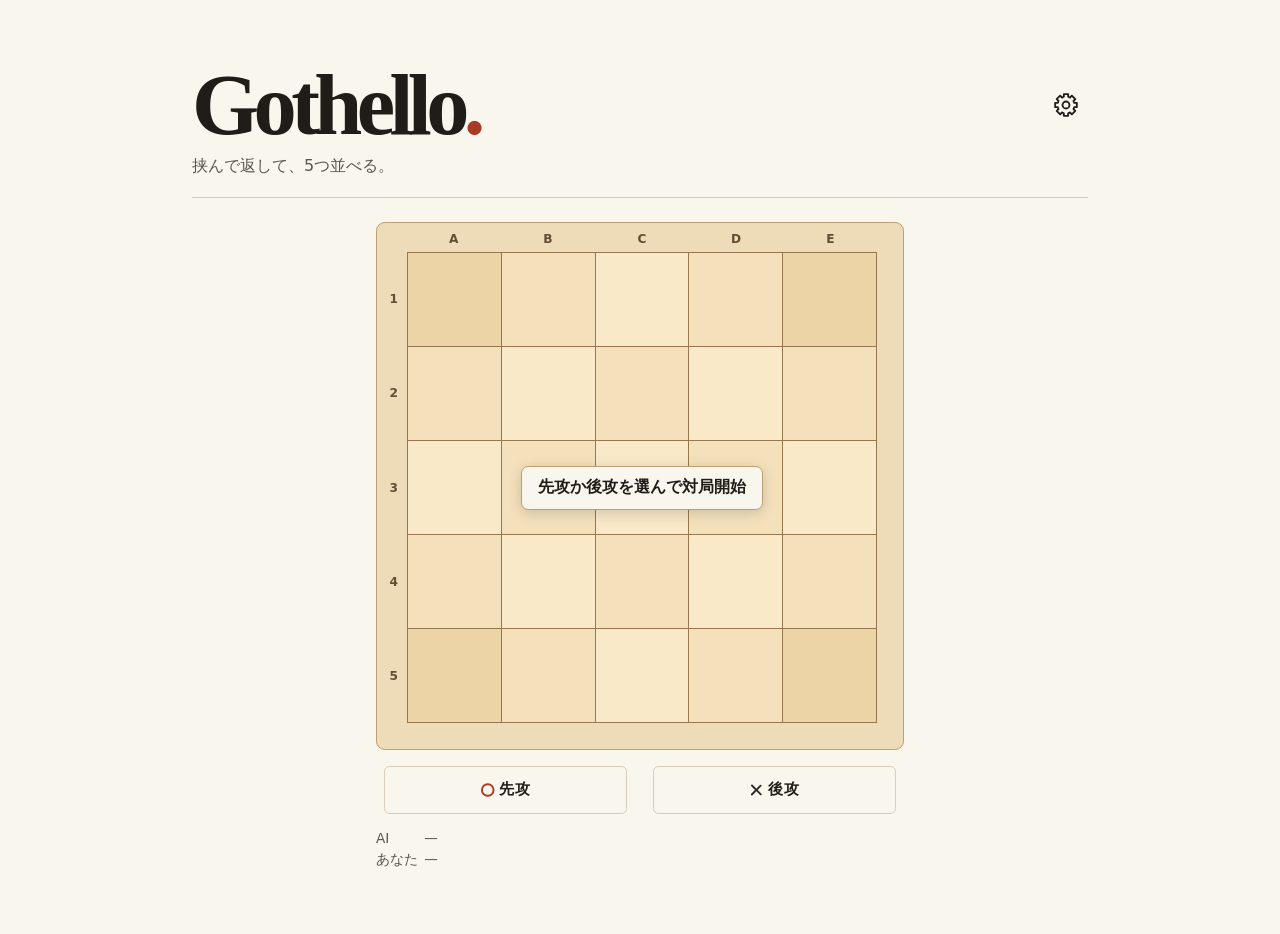
<file: index.html>
<!doctype html>
<html lang="ja">
<head>
  <meta charset="utf-8">
  <meta name="viewport" content="width=device-width, initial-scale=1, maximum-scale=1, user-scalable=no">
  <meta name="description" content="相手の石を挟んで反転し、5つ並べる対戦ゲーム。">
  <meta name="theme-color" content="#f9f6ee">
  <link rel="manifest" href="./manifest.webmanifest">
  <link rel="apple-touch-icon" sizes="180x180" href="./icons/apple-touch-icon.png">
  <link rel="stylesheet" href="./style.css">
  <script src="./app.js" type="module"></script>
  <title>Gothello</title>
</head>
<body>
  <main>
    <header class="masthead">
      <div class="masthead-title">
        <h1>Gothello<span>.</span></h1>
        <button id="open-menu" class="menu-button menu-icon-button" type="button" aria-label="設定" aria-haspopup="dialog" aria-controls="game-menu">
          <svg aria-hidden="true" width="26" height="26" viewBox="0 0 24 24" fill="none" stroke="currentColor" stroke-width="1.7" stroke-linejoin="round">
            <path d="M10 2h4v2.4l1.7.7 1.7-1.7 3.2 3.2-1.7 1.7.7 1.7H22v4h-2.4l-.7 1.7 1.7 1.7-3.2 3.2-1.7-1.7-1.7.7V22h-4v-2.4l-1.7-.7-1.7 1.7-3.2-3.2 1.7-1.7-.7-1.7H2v-4h2.4l.7-1.7-1.7-1.7 3.2-3.2 1.7 1.7 1.7-.7z"/>
            <circle cx="12" cy="12" r="3.2"/>
          </svg>
        </button>
      </div>
      <p>挟んで返して、5つ並べる。</p>
    </header>

    <section class="game" aria-label="対局盤">
      <div class="board-frame">
        <div class="columns" aria-hidden="true"><span>A</span><span>B</span><span>C</span><span>D</span><span>E</span></div>
        <div class="rows" aria-hidden="true"><span>1</span><span>2</span><span>3</span><span>4</span><span>5</span></div>
        <div id="board" class="board" role="group" aria-label="5 × 5 のマス"></div>
        <div class="board-overlay">
          <p id="status" class="board-status" role="status">対局エンジンを読み込んでいます…</p>
        </div>
      </div>
      <div id="side-controls" class="side-controls" role="group" aria-label="先攻か後攻を選んで対局開始">
        <button class="side-button" type="button" data-side="1" disabled>
          <span class="side-face">
            <span class="side-role"><i class="stone circle" aria-hidden="true"></i>先攻<span class="side-lead" aria-hidden="true" hidden>優勢</span></span>
            <span class="side-note"></span>
          </span>
        </button>
        <button class="side-button" type="button" data-side="2" disabled>
          <span class="side-face">
            <span class="side-role"><i class="stone cross" aria-hidden="true"></i>後攻<span class="side-lead" aria-hidden="true" hidden>優勢</span></span>
            <span class="side-note"></span>
          </span>
        </button>
      </div>
      <div class="game-details">
        <div class="move-reviews" role="group" aria-label="直近の着手の探索結果">
          <p id="ai-search"><span class="move-player">AI</span> <span class="move-coordinate">—</span> <span class="move-evaluation"></span></p>
          <p id="human-search"><span class="move-player">あなた</span> <span class="move-coordinate">—</span> <span class="move-evaluation"></span></p>
        </div>
        <button id="open-review" class="menu-button review-action" type="button" hidden>振り返り</button>
        <button id="match-action" class="menu-button match-action" type="button" hidden disabled>待った</button>
      </div>
      <p id="review-open-error" role="status" hidden></p>
    </section>
  </main>

  <dialog id="game-menu" class="game-menu" aria-labelledby="menu-title">
    <div class="menu-panel">
      <header class="menu-header">
        <h2 id="menu-title">設定</h2>
        <button id="close-menu" class="menu-button menu-icon-button" type="button" aria-label="閉じる" autofocus>
          <svg aria-hidden="true" width="26" height="26" viewBox="0 0 24 24" fill="none" stroke="currentColor" stroke-width="2" stroke-linecap="round">
            <path d="m6 6 12 12M18 6 6 18"/>
          </svg>
        </button>
      </header>
      <section class="search-budget">
        <h3><label for="search-budget">思考バジェット</label></h3>
        <output id="search-budget-value" for="search-budget">50,000 ノード／手</output>
        <input id="search-budget" type="range" min="10000" max="1000000" step="10000" value="50000" aria-describedby="search-budget-hint">
        <p id="search-budget-hint">次の対局から適用</p>
      </section>
      <section class="profile">
        <h3>AIの評価設定</h3>
        <p id="profile-name">標準設定</p>
        <label for="profile-file">評価設定ファイル（JSON）</label>
        <input id="profile-file" type="file" accept=".json,application/json" disabled>
        <button id="reset-profile" type="button" disabled>標準に戻す</button>
        <p id="profile-message" role="status" hidden></p>
      </section>
      <a id="download" class="download" download="gothello.jsonl" hidden>棋譜をダウンロード</a>
      <section class="rules">
        <h3>遊び方</h3>
        <p>空いているマスに交互に石を置きます。新しい石と自分の石で挟んだ相手の石が反転します。四隅の石は反転しません。縦・横・斜めのいずれかで5つ並べると勝ちです。</p>
      </section>
    </div>
  </dialog>
</body>
</html>
</file>
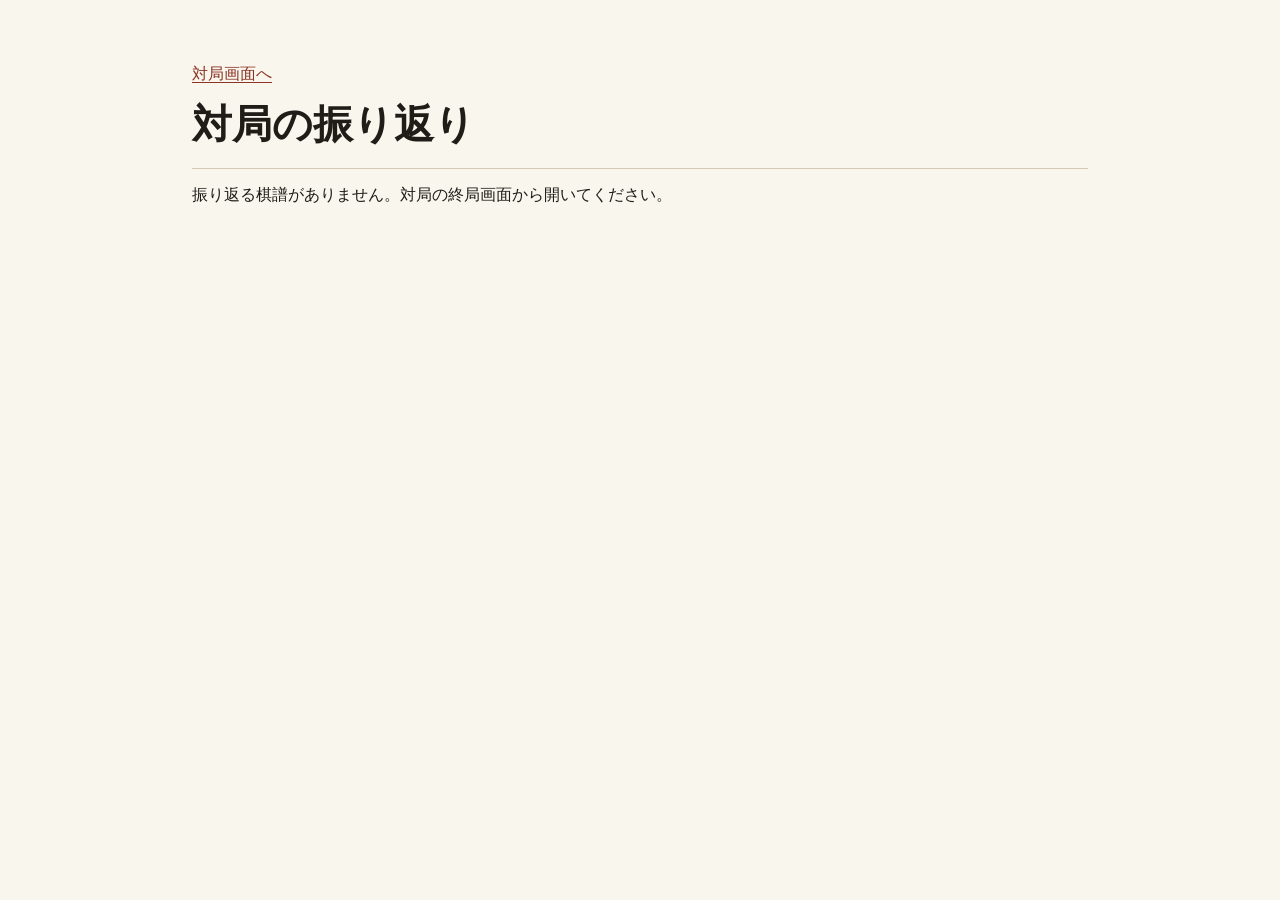
<file: review.html>
<!doctype html>
<html lang="ja">
<head>
  <meta charset="utf-8">
  <meta name="viewport" content="width=device-width, initial-scale=1, maximum-scale=1, user-scalable=no">
  <meta name="theme-color" content="#f9f6ee">
  <link rel="stylesheet" href="./style.css">
  <script src="./review.js" type="module"></script>
  <title>対局の振り返り · Gothello</title>
</head>
<body>
  <main class="review-page">
    <header class="review-header">
      <a id="return-to-match" href="./">対局画面へ</a>
      <h1>対局の振り返り</h1>
      <p id="review-result" hidden></p>
      <a class="download" download="gothello.jsonl" hidden>棋譜をダウンロード</a>
    </header>
    <p id="review-status" role="status">棋譜を分析しています…</p>
    <nav id="review-turning-points" aria-labelledby="review-turning-title" hidden>
      <h2 id="review-turning-title">形勢が動いた手</h2>
      <ul></ul>
    </nav>
    <section id="review-timeline" aria-labelledby="review-timeline-title" hidden>
      <h2 id="review-timeline-title">全着手</h2>
      <p class="review-note">太枠は着手、青いマスは反転。形勢の推定には標準の評価設定を使います。</p>
      <ol id="review-plies"></ol>
      <a class="download" download="gothello.jsonl" hidden>棋譜をダウンロード</a>
    </section>
  </main>
</body>
</html>
</file>
<file: style.css>
:root {
  color-scheme: light;
  --ink: #201c18;
  --muted: #5c564e;
  --paper: #f9f6ee;
  --accent: #a83b26;
  --border: #d5c9b6;
  font-family: system-ui, sans-serif;
  color: var(--ink);
  background: var(--paper);
}

* { box-sizing: border-box; }
[hidden] { display: none !important; }
body { margin: 0; }
:root, .game-menu {
  touch-action: manipulation;
  touch-action: pan-x pan-y;
}
button, input { font: inherit; }
button { cursor: pointer; }
button:disabled { cursor: default; }
button:focus-visible, a:focus-visible, input:focus-visible {
  outline: 3px solid #823723;
  outline-offset: 3px;
}
@media (hover: none) and (pointer: coarse) {
  button:focus-visible, a:focus-visible, input:focus-visible { outline: none; }
}

main { width: min(100% - 2rem, 56rem); margin: 0 auto; padding: clamp(1.5rem, 5vw, 4rem) 0; }
.masthead { border-bottom: 1px solid var(--border); padding-bottom: 1.2rem; margin-bottom: 1.5rem; }
.masthead-title { display: flex; align-items: center; justify-content: space-between; gap: .75rem; }
.masthead h1 { font: 700 clamp(3.1rem, 9vw, 5.4rem)/.95 Georgia, serif; letter-spacing: -.065em; margin: 0; }
.masthead h1 span { color: var(--accent); }
.masthead p { margin: .65rem 0 0; color: var(--muted); }

.game { width: min(100%, 33rem); margin-inline: auto; }
.board-overlay {
  grid-area: 2 / 2;
  z-index: 2;
  display: grid;
  place-items: center;
  pointer-events: none;
}
.board-status {
  max-width: 90%;
  margin: 0;
  padding: .65rem 1rem;
  border: 1px solid #bb9e75;
  border-radius: .45rem;
  background: var(--paper);
  box-shadow: 0 .2rem .85rem rgb(32 28 24 / .18);
  font-weight: 700;
  text-align: center;
  overflow-wrap: anywhere;
  pointer-events: auto;
}
.board-status.result { font-size: clamp(1.2rem, 5vw, 1.65rem); }

.board-frame {
  --axis: clamp(1rem, 4vw, 1.6rem);
  display: grid;
  grid-template-columns: var(--axis) minmax(0, 1fr);
  grid-template-rows: var(--axis) auto;
  padding: .25rem var(--axis) var(--axis) .25rem;
  border: 1px solid #bb9e75;
  border-radius: .55rem;
  background: #eedbb8;
}
.columns, .rows { display: grid; place-items: center; color: #654d35; font: 650 .76rem/1 system-ui; }
.columns { grid-column: 2; grid-template-columns: repeat(5, 1fr); }
.rows { grid-row: 2; grid-template-rows: repeat(5, 1fr); }
.board {
  display: grid;
  grid-area: 2 / 2;
  grid-template: repeat(5, 1fr) / repeat(5, 1fr);
  aspect-ratio: 1;
  gap: 1px;
  border: 1px solid #987750;
  background: #987750;
}
.square { min-width: 0; min-height: 0; padding: 0; border: 0; background: #f9e9c9; display: grid; place-items: center; }
.square:nth-child(even) { background: #f4e1bc; }
.square:is(:first-child, :nth-child(5), :nth-child(21), :last-child) { background: #edd4a6; }
.square[aria-disabled="true"] { cursor: default; }
.square[aria-disabled="false"]:hover { background: #ffeec0; }
.square:focus-visible { z-index: 1; outline-offset: -4px; }
.square.last { box-shadow: inset 0 0 0 3px #ae673f; }
#board .square { position: relative; }
#board .square[data-move-highlight="human"] { --move-highlight: #a83b26; }
#board .square[data-move-highlight="ai"] { --move-highlight: #196375; }
#board .square[data-move-highlight]::after {
  content: "";
  position: absolute;
  inset: 0;
  box-shadow: inset 0 0 0 5px var(--move-highlight);
  pointer-events: none;
  opacity: 0;
}
@media (prefers-reduced-motion: no-preference) {
  #board .square[data-move-highlight]::after { animation: move-highlight 500ms ease-out; }
}
@media (prefers-reduced-motion: reduce) {
  #board .square.last[data-move-highlight]::after { opacity: 1; }
}
@keyframes move-highlight {
  0%, 25% { opacity: 1; }
  100% { opacity: 0; }
}
.square.winning { background: #f7d481; }

.stone { display: inline-block; width: 52%; aspect-ratio: 1; position: relative; }
.stone.circle { border: clamp(3px, 1vw, 7px) solid var(--accent); border-radius: 50%; }
.stone.cross::before, .stone.cross::after {
  content: "";
  position: absolute;
  width: 112%;
  height: 16%;
  border-radius: 99px;
  background: #2e2b29;
  top: 42%;
  left: -6%;
  transform: rotate(45deg);
}
.stone.cross::after { transform: rotate(-45deg); }
.game-details { display: grid; grid-template-columns: minmax(0, 1fr) auto; align-items: start; gap: .5rem; margin-top: .65rem; }
.move-reviews { color: var(--muted); font-size: .85rem; line-height: 1.55; }
.move-reviews p {
  display: grid;
  grid-template-columns: 3.25em 2.05em minmax(0, 1fr);
  gap: .25rem;
  margin: 0;
  font-variant-numeric: tabular-nums;
}
.move-player.current-turn { font-weight: 750; color: var(--ink); }
.download { display: inline-block; margin-top: 1rem; color: #8b3324; text-underline-offset: .2em; }

.menu-button {
  display: inline-flex;
  align-items: center;
  justify-content: center;
  gap: .45rem;
  min-height: 2.75rem;
  padding: .5rem .75rem;
  border: 1px solid var(--border);
  border-radius: .35rem;
  background: var(--paper);
  color: var(--ink);
  font-size: .85rem;
  font-weight: 650;
  white-space: nowrap;
}
.menu-button:enabled:hover { border-color: var(--accent); }
.menu-icon-button { flex: none; width: 2.75rem; padding: 0; border: 0; background: transparent; }
.menu-icon-button:enabled:hover { color: var(--accent); }

html:has(.game-menu[open]) { overflow: hidden; }
.game-menu {
  width: min(27rem, 100% - 1.5rem);
  max-width: none;
  max-height: calc(100% - 1.5rem);
  margin: auto;
  padding: 0;
  border: 1px solid var(--border);
  border-radius: .65rem;
  overscroll-behavior: contain;
  background: var(--paper);
  color: var(--ink);
  box-shadow: 0 .65rem 2rem rgb(32 28 24 / .24);
}
.game-menu::backdrop { background: rgb(32 28 24 / .48); }
.menu-panel { padding: 1rem; }
.menu-header {
  display: flex;
  align-items: center;
  justify-content: space-between;
  gap: .5rem;
  margin-bottom: 1rem;
}
.menu-header h2 { margin: 0; font-size: 1.2rem; }

.side-controls { margin-top: .75rem; display: grid; grid-template-columns: 1fr 1fr; gap: .55rem; }
.side-button { min-width: 0; height: 3.5rem; padding: .2rem; border: 0; background: transparent; color: var(--ink); }
.side-face {
  height: 100%;
  display: grid;
  align-content: center;
  justify-items: center;
  row-gap: .1rem;
  padding: .24rem .15rem;
  border: 1px solid var(--border);
  border-radius: .35rem;
  font-weight: 650;
  transform: scale(.96);
}
.side-role { display: flex; align-items: center; gap: .35rem; }
.side-button .stone { flex: none; width: .85rem; }
.side-button .stone.circle { border-width: 2px; }
.side-button:enabled:hover .side-face { border-color: var(--accent); }
.side-button.your-turn .side-face { border-color: var(--accent); box-shadow: inset 0 0 0 1px var(--accent); background: #f6e8dc; }
.side-button.leading .side-face { border: 3px solid #805316; background: #f6d58a; transform: scale(1); }
.side-lead { padding: .13rem .34rem; border-radius: .25rem; background: #68420f; color: #fff8e5; font-size: .7rem; }
.side-note { color: var(--muted); font-size: .7rem; }
.side-note:empty { display: none; }
@media (prefers-reduced-motion: no-preference) {
  .side-face { transition: background-color 180ms ease-out, transform 180ms ease-out; }
  .side-button.leading .side-face { animation: lead-pulse 480ms ease-out; }
}
@keyframes lead-pulse {
  0% { transform: scale(.96); }
  35% { transform: scale(1.025); box-shadow: 0 0 0 3px #c18b32; }
  100% { transform: scale(1); }
}
.review-action {
  grid-area: 2 / 1;
  justify-self: start;
  width: min(100%, 17rem);
  border-color: var(--accent);
  background: var(--accent);
  color: #fff;
}
.review-action:enabled:hover { background: #8b3324; }
.match-action { grid-area: 1 / 2; min-width: 5.25rem; }
.match-action:disabled { opacity: .5; }
h3 { margin: 0 0 .6rem; font-size: .95rem; font-weight: 700; }

.search-budget {
  margin-bottom: 1.2rem;
  padding-bottom: 1.1rem;
  border-bottom: 1px solid var(--border);
}
.search-budget output { display: block; color: var(--ink); font-variant-numeric: tabular-nums; }
.search-budget input { width: 100%; margin: .35rem 0; min-height: 2rem; accent-color: var(--accent); }
.search-budget #search-budget-hint { margin: 0; }

.rules { margin-top: 1.2rem; padding-top: 1.1rem; border-top: 1px solid var(--border); }
.game-menu p { margin: 0 0 .55rem; font-size: .9rem; line-height: 1.6; color: var(--muted); overflow-wrap: anywhere; }
.rules p { margin-bottom: 0; }
.profile label { display: block; font-size: .78rem; margin-bottom: .35rem; color: var(--muted); }
.profile input { display: block; width: 100%; font-size: .8rem; }
.profile button { display: block; margin: .6rem 0; min-height: 2rem; padding: .25rem .55rem; border: 1px solid var(--border); border-radius: .25rem; background: transparent; color: var(--ink); font-size: .8rem; }
.profile button:disabled { opacity: .5; }

@media (max-width: 43rem) {
  main { width: min(100% - 1.5rem, 30rem); }
}

.review-page a { color: #8b3324; text-underline-offset: .2em; }
.review-header { padding-bottom: 1rem; border-bottom: 1px solid var(--border); }
.review-header h1 { margin: .75rem 0 0; font-size: clamp(1.75rem, 5vw, 2.5rem); }
.review-header p { margin: .5rem 0 0; color: var(--muted); }
.review-page h2 { margin: 1.5rem 0 .5rem; font-size: 1.2rem; }
.review-note, .review-player, .review-flips { color: var(--muted); font-size: .875rem; }
.review-note { margin-top: 0; }
#review-turning-points ul { display: flex; flex-wrap: wrap; gap: .25rem 1rem; padding: 0; margin: 0; list-style: none; }
#review-turning-points a { display: inline-block; padding: .35rem 0; }
#review-plies { padding: 0; margin: 0; list-style: none; }
.review-ply {
  display: grid;
  grid-template-columns: minmax(0, 16rem) minmax(0, 1fr);
  grid-template-areas: "board details";
  gap: 1.25rem;
  padding-block: 1rem;
  border-top: 1px solid var(--border);
  scroll-margin-block-start: 1rem;
}
.review-ply:target { border-color: var(--accent); }
.review-board { grid-area: board; }
.review-details { grid-area: details; }
.review-board .square.flipped { background: #a9cbd4; }
.review-board .stone.circle { border-width: 3px; }
.review-details h3 { margin-bottom: .2rem; font-size: 1.1rem; }
.review-details p { margin: .45rem 0 0; }
.review-evaluation { font-weight: 700; }

@media (max-width: 32rem) {
  .review-ply {
    grid-template-columns: minmax(0, 1fr);
    grid-template-areas: "details" "board";
    gap: .75rem;
  }
  .review-board { width: min(100%, 16rem); }
}
</file>
